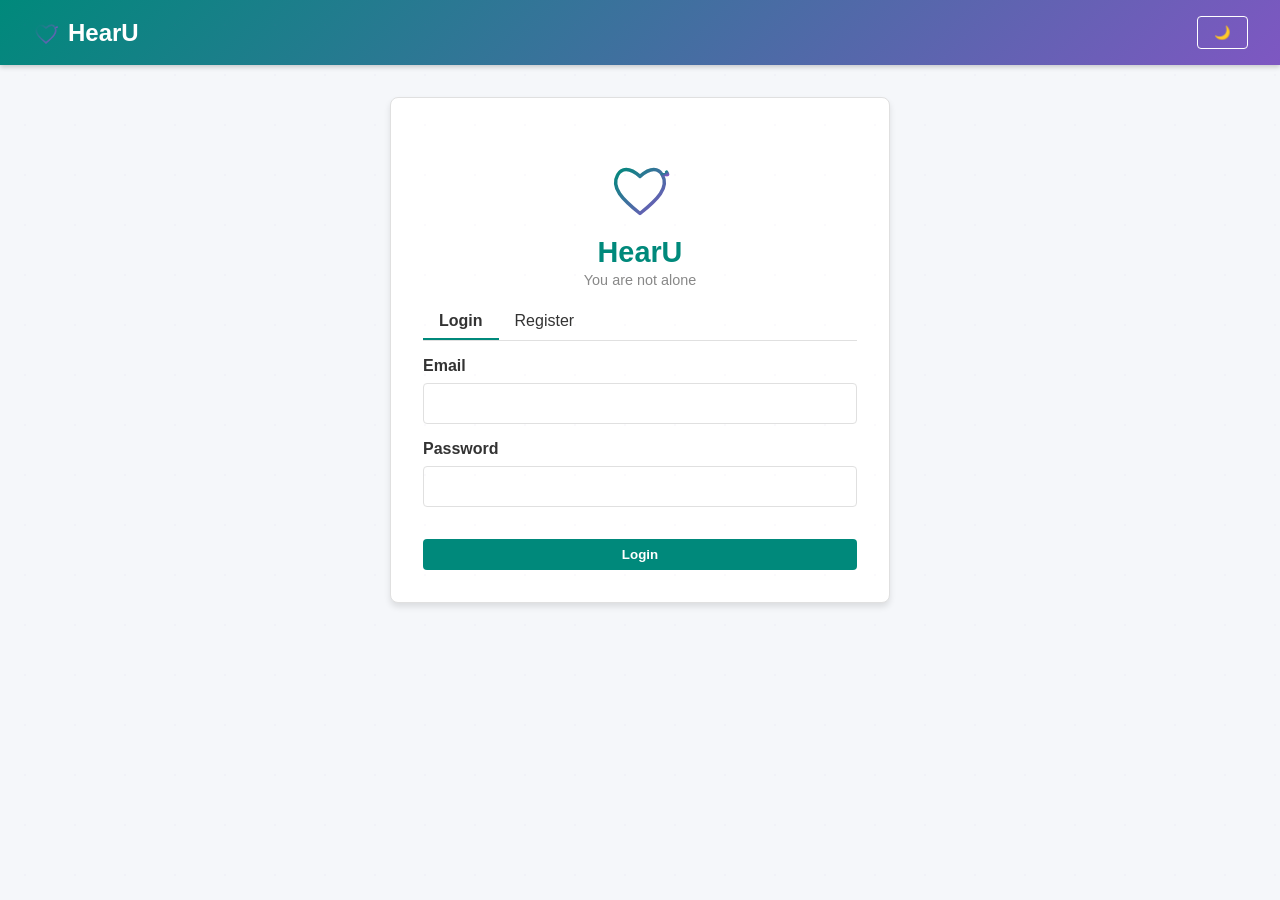
<file: frontend/index.html>
<!DOCTYPE html>
<html lang="en">
<head>
    <meta charset="UTF-8">
    <meta name="viewport" content="width=device-width, initial-scale=1.0">
    <title>HearU - Emotional Support Platform</title>
    <style>
        :root {
            --primary: #00897B;
            --secondary: #7E57C2;
            --bg-color: #f5f7fa;
            --text-color: #333333;
            --card-bg: #ffffff;
            --border: #e0e0e0;
            --sent-msg: #00897B;
            --sent-msg-text: #ffffff;
            --recv-msg: #e0e0e0;
            --recv-msg-text: #333333;
            --error: #d32f2f;
            --success: #388e3c;
        }

        [data-theme="dark"] {
            background: linear-gradient(135deg, #1a2a2a 0%, #1a1a2e 50%, #16213e 100%) !important;
            --bg-color: #121212;
            --text-color: #f5f5f5;
            --card-bg: #1e1e1e;
            --border: #333333;
            --recv-msg: #333333;
            --recv-msg-text: #f5f5f5;
        }

        * {
            box-sizing: border-box;
            margin: 0;
            padding: 0;
            font-family: 'Segoe UI', Tahoma, Geneva, Verdana, sans-serif;
            transition: background-color 0.3s, color 0.3s;
        }

        body {
            background-color: var(--bg-color);
            color: var(--text-color);
            display: flex;
            flex-direction: column;
            min-height: 100vh;
        }

        .header {
            background: linear-gradient(135deg, var(--primary), var(--secondary));
            color: white;
            padding: 1rem 2rem;
            display: flex;
            justify-content: space-between;
            align-items: center;
            box-shadow: 0 2px 5px rgba(0,0,0,0.2);
        }

        .header h1 {
            font-size: 1.5rem;
            margin: 0;
            cursor: pointer;
        }

        .controls {
            display: flex;
            gap: 1rem;
            align-items: center;
        }

        .btn {
            background-color: var(--primary);
            color: white;
            border: none;
            padding: 0.5rem 1rem;
            border-radius: 4px;
            cursor: pointer;
            font-weight: bold;
            transition: opacity 0.2s;
        }

        .btn:hover {
            opacity: 0.9;
        }
        
        .btn-secondary {
            background-color: var(--secondary);
        }

        .btn-outline {
            background-color: transparent;
            border: 1px solid white;
        }
        
        .btn-danger {
            background-color: var(--error);
        }

        .container {
            flex: 1;
            padding: 2rem;
            max-width: 1200px;
            margin: 0 auto;
            width: 100%;
            display: flex;
            flex-direction: column;
        }

        .card {
            background-color: var(--card-bg);
            border-radius: 8px;
            padding: 2rem;
            box-shadow: 0 4px 6px rgba(0,0,0,0.1);
            margin-bottom: 2rem;
            border: 1px solid var(--border);
        }

        .form-group {
            margin-bottom: 1rem;
        }

        .form-group label {
            display: block;
            margin-bottom: 0.5rem;
            font-weight: bold;
        }

        .form-group input, .form-group select, .form-group textarea {
            width: 100%;
            padding: 0.75rem;
            border: 1px solid var(--border);
            border-radius: 4px;
            background-color: var(--card-bg);
            color: var(--text-color);
        }

        .view {
            display: none;
            animation: fadeIn 0.3s ease-in-out;
            flex: 1;
        }

        .view.active {
            display: flex;
            flex-direction: column;
        }

        @keyframes fadeIn {
            from { opacity: 0; }
            to { opacity: 1; }
        }

        .dashboard-grid {
            display: grid;
            grid-template-columns: repeat(auto-fit, minmax(300px, 1fr));
            gap: 1.5rem;
        }

        .session-card {
            background-color: var(--card-bg);
            border: 1px solid var(--border);
            border-radius: 8px;
            padding: 1.5rem;
            cursor: pointer;
            transition: transform 0.2s;
            display: flex;
            flex-direction: column;
            gap: 0.5rem;
        }

        .session-card:hover {
            transform: translateY(-2px);
            box-shadow: 0 4px 8px rgba(0,0,0,0.15);
        }
        
        .badge {
            display: inline-block;
            padding: 0.25rem 0.5rem;
            border-radius: 12px;
            font-size: 0.8rem;
            font-weight: bold;
            background-color: var(--primary);
            color: white;
            align-self: flex-start;
        }

        /* Chat Interface */
        .chat-container {
            display: flex;
            flex-direction: column;
            height: calc(100vh - 150px);
            background-color: var(--card-bg);
            border-radius: 8px;
            border: 1px solid var(--border);
            overflow: hidden;
        }

        .chat-header {
            padding: 1rem;
            background-color: var(--border);
            font-weight: bold;
            display: flex;
            justify-content: space-between;
            align-items: center;
        }

        .chat-messages {
            flex: 1;
            padding: 1rem;
            overflow-y: auto;
            display: flex;
            flex-direction: column;
            gap: 1rem;
        }

        .message {
            max-width: 70%;
            padding: 0.75rem 1rem;
            border-radius: 1rem;
            line-height: 1.4;
            word-wrap: break-word;
        }

        .message.sent {
            align-self: flex-end;
            background-color: var(--sent-msg);
            color: var(--sent-msg-text);
            border-bottom-right-radius: 0.25rem;
        }

        .message.received {
            align-self: flex-start;
            background-color: var(--recv-msg);
            color: var(--recv-msg-text);
            border-bottom-left-radius: 0.25rem;
        }

        .chat-input {
            display: flex;
            padding: 1rem;
            border-top: 1px solid var(--border);
            gap: 0.5rem;
        }

        .chat-input input {
            flex: 1;
            padding: 0.75rem;
            border: 1px solid var(--border);
            border-radius: 4px;
            background-color: var(--bg-color);
            color: var(--text-color);
        }

        /* Toast Notifications */
        #toast-container {
            position: fixed;
            bottom: 20px;
            right: 20px;
            z-index: 1000;
        }

        .toast {
            padding: 1rem;
            margin-top: 0.5rem;
            border-radius: 4px;
            color: white;
            box-shadow: 0 2px 5px rgba(0,0,0,0.2);
            animation: slideIn 0.3s ease-in-out;
            min-width: 250px;
        }

        .toast.success { background-color: var(--success); }
        .toast.error { background-color: var(--error); }
        .toast.info { background-color: var(--secondary); }

        @keyframes slideIn {
            from { transform: translateX(100%); opacity: 0; }
            to { transform: translateX(0); opacity: 1; }
        }

        /* Modals and Overlays */
        .overlay {
            position: fixed;
            top: 0; left: 0; right: 0; bottom: 0;
            background: rgba(0,0,0,0.7);
            display: none;
            justify-content: center;
            align-items: center;
            z-index: 2000;
        }
        
        .overlay.active {
            display: flex;
        }

        .modal-dialog {
            background-color: var(--card-bg);
            padding: 2rem;
            border-radius: 8px;
            text-align: center;
            max-width: 400px;
            width: 90%;
            border-top: 5px solid var(--primary);
        }
        
        .crisis-dialog {
            border-top: 5px solid var(--error);
        }

        .mood-picker {
            display: flex;
            justify-content: space-around;
            font-size: 2.5rem;
            margin: 1.5rem 0;
        }
        
        .mood-emoji {
            cursor: pointer;
            transition: transform 0.1s;
            opacity: 0.7;
        }
        .mood-emoji:hover, .mood-emoji.selected { 
            transform: scale(1.2); 
            opacity: 1;
        }
        
        .tabs {
            display: flex;
            border-bottom: 1px solid var(--border);
            margin-bottom: 1rem;
        }
        .tab {
            padding: 0.5rem 1rem;
            cursor: pointer;
            border-bottom: 2px solid transparent;
        }
        .tab.active {
            border-bottom: 2px solid var(--primary);
            font-weight: bold;
        }
        
        .nav-links {
            display: none;
            gap: 1rem;
        }
        .nav-links.active {
            display: flex;
        }

    </style>
</head>
<body>
    <div style="position: fixed; top: 0; left: 0; width: 100%; height: 100%; pointer-events: none; z-index: 0; opacity: 0.03; background-image: radial-gradient(circle at 25px 25px, #7E57C2 1px, transparent 0); background-size: 50px 50px;"></div>

    <header class="header">
        <h1 onclick="showDashboard()" style="display: flex; align-items: center; gap: 8px; cursor: pointer;">
                <svg width="28" height="28" viewBox="0 0 100 100">
                    <defs><linearGradient id="navGrad" x1="0%" y1="0%" x2="100%" y2="100%">
                        <stop offset="0%" style="stop-color:#00897B"/><stop offset="100%" style="stop-color:#7E57C2"/>
                    </linearGradient></defs>
                    <path d="M50 85 C25 65, 8 48, 18 30 C23 20, 35 18, 50 32 C65 18, 77 20, 82 30 C92 48, 75 65, 50 85Z" 
                          fill="none" stroke="url(#navGrad)" stroke-width="6" stroke-linecap="round"/>
                    <path d="M82 30 C88 28, 92 32, 88 26" fill="none" stroke="url(#navGrad)" stroke-width="6" stroke-linecap="round"/>
                </svg>
                HearU
            </h1>
        <div class="controls">
            <button class="btn btn-outline" id="theme-toggle" onclick="toggleTheme()">🌙</button>
            <div id="user-nav" class="nav-links">
                <span id="user-name"></span>
                <button class="btn btn-outline" onclick="logout()">Logout</button>
            </div>
        </div>
    </header>

    <div id="toast-container"></div>

    <div class="container">
        <!-- Auth View -->
        <div id="auth-view" class="view active">
            <div class="card" style="max-width: 500px; margin: 0 auto; width: 100%;">
                <div style="text-align: center; padding: 1.5rem 0 1rem;">
                    <svg width="70" height="70" viewBox="0 0 100 100" style="margin-bottom: 0.5rem;">
                        <defs>
                            <linearGradient id="heartGrad" x1="0%" y1="0%" x2="100%" y2="100%">
                                <stop offset="0%" style="stop-color:#00897B"/>
                                <stop offset="100%" style="stop-color:#7E57C2"/>
                            </linearGradient>
                        </defs>
                        <path d="M50 85 C25 65, 8 48, 18 30 C23 20, 35 18, 50 32 C65 18, 77 20, 82 30 C92 48, 75 65, 50 85Z" 
                              fill="none" stroke="url(#heartGrad)" stroke-width="5" stroke-linecap="round" stroke-linejoin="round"/>
                        <path d="M82 30 C88 28, 92 32, 88 26" fill="none" stroke="url(#heartGrad)" stroke-width="5" stroke-linecap="round"/>
                    </svg>
                    <h2 style="margin: 0; color: #00897B; font-size: 1.8rem; font-weight: 700;">HearU</h2>
                    <p style="margin: 0.2rem 0 0; color: #888; font-size: 0.9rem;">You are not alone</p>
                </div>
                <div class="tabs">
                    <div class="tab active" onclick="switchAuthTab('login')">Login</div>
                    <div class="tab" onclick="switchAuthTab('register')">Register</div>
                </div>
                
                <form id="auth-form" onsubmit="handleAuth(event)">
                    <div class="form-group">
                        <label>Email</label>
                        <input type="email" id="email" required>
                    </div>
                    <div class="form-group">
                        <label>Password</label>
                        <input type="password" id="password" required>
                        <small id="pw-hint" style="color: #888; font-size: 0.75rem; display: none;">Min 8 chars: letters + numbers + symbol (!@#$%...)</small>
                    </div>
                    
                    <div id="register-fields" style="display: none;">
                        <div class="form-group">
                            <label>Display Name (Anonymous)</label>
                            <input type="text" id="display_name">
                        </div>
                        <div class="form-group">
                            <label>Role</label>
                            <select id="role">
                                <option value="support_seeker">Support Seeker</option>
                                <option value="support_giver">Support Giver</option>
                            </select>
                        </div>
                    </div>
                    
                    <button type="submit" class="btn" style="width: 100%; margin-top: 1rem;" id="auth-btn">Login</button>
                </form>
            </div>
        </div>

        <!-- Seeker Dashboard View -->
        <div id="seeker-dashboard" class="view">
            <h2>Support Seeker Dashboard</h2>
            <p style="margin-bottom: 2rem;">We're here for you. Choose how you'd like to connect.</p>
            
            <div class="dashboard-grid">
                <div class="card">
                    <h3>Talk to AI Support</h3>
                    <p style="margin: 1rem 0;">Get immediate, judgment-free support from our trained AI listener.</p>
                    <div class="form-group">
                        <input type="text" id="ai-cause" placeholder="What's on your mind?">
                    </div>
                    <button class="btn" onclick="startSession('ai')">Start AI Session</button>
                </div>
                
                <div class="card">
                    <h3>Talk to a Human</h3>
                    <p style="margin: 1rem 0;">Connect anonymously with a caring listener who understands.</p>
                    <div class="form-group">
                        <input type="text" id="human-cause" placeholder="What would you like to talk about?">
                    </div>
                    <button class="btn btn-secondary" onclick="startSession('human')">Request Connection</button>
                </div>
            </div>
            
            <h3 style="margin-top: 2rem; margin-bottom: 1rem;">Active Sessions</h3>
            <div class="dashboard-grid" id="seeker-active-sessions">
                <!-- Populated via JS -->
            </div>
        </div>

        <!-- Giver Dashboard View -->
        <div id="giver-dashboard" class="view">
            <div style="display: flex; justify-content: space-between; align-items: center; margin-bottom: 2rem;">
                <h2>Support Giver Dashboard</h2>
                <div>
                    <label style="margin-right: 0.5rem;">Available to listen:</label>
                    <button class="btn" id="availability-btn" onclick="toggleAvailability()">Set Available</button>
                </div>
            </div>
            
            <h3 style="margin-bottom: 1rem;">Pending Requests</h3>
            <div class="dashboard-grid" id="pending-requests" style="margin-bottom: 2rem;">
                <!-- Populated via JS -->
            </div>
            
            <h3 style="margin-bottom: 1rem;">Active Sessions</h3>
            <div class="dashboard-grid" id="giver-active-sessions">
                <!-- Populated via JS -->
            </div>
        </div>

        <!-- Chat View -->
        <div id="chat-view" class="view">
            <div class="chat-container">
                <div class="chat-header">
                    <div id="chat-title">Session</div>
                    <div>
                        <button class="btn btn-danger" onclick="endSessionPrompt()">End Session</button>
                        <button class="btn btn-outline" onclick="showDashboard()">Back</button>
                    </div>
                </div>
                <div class="chat-messages" id="chat-messages">
                    <!-- Messages go here -->
                </div>
                <form class="chat-input" onsubmit="sendMessage(event)">
                    <input type="text" id="message-input" placeholder="Type a message..." required autocomplete="off">
                    <button type="submit" class="btn">Send</button>
                </form>
            </div>
        </div>
    </div>

    <!-- Mood Overlay -->
    <div class="overlay" id="mood-overlay">
        <div class="modal-dialog">
            <h3>How are you feeling?</h3>
            <div class="mood-picker">
                <span class="mood-emoji" onclick="selectMood('😢')">😢</span>
                <span class="mood-emoji" onclick="selectMood('😟')">😟</span>
                <span class="mood-emoji" onclick="selectMood('😐')">😐</span>
                <span class="mood-emoji" onclick="selectMood('🙂')">🙂</span>
                <span class="mood-emoji" onclick="selectMood('😊')">😊</span>
            </div>
            <button class="btn" onclick="closeMoodOverlay()">Continue</button>
        </div>
    </div>

    <!-- Crisis Overlay -->
    <div class="overlay" id="crisis-overlay">
        <div class="modal-dialog crisis-dialog">
            <h2 style="color: var(--error); margin-bottom: 1rem;">Crisis Detected</h2>
            <p style="margin-bottom: 1rem;">It sounds like you might be going through a very difficult time right now. You are not alone.</p>
            <p style="margin-bottom: 2rem;">Please consider reaching out to a crisis helpline:</p>
            <h3 style="margin-bottom: 0.5rem;">National Suicide Prevention Lifeline</h3>
            <h2 style="margin-bottom: 2rem;">988</h2>
            <div style="display: flex; gap: 1rem; justify-content: center;">
                <a href="tel:988" class="btn btn-danger" style="text-decoration: none;">Call 988</a>
                <button class="btn btn-outline" style="color: var(--text-color); border-color: var(--border);" onclick="closeCrisisOverlay()">I'm OK</button>
            </div>
        </div>
    </div>

    <script>
        const API_BASE_URL = window.location.origin; // Assume same-origin by default
        
        // State
        let token = localStorage.getItem('token');
        let currentUser = null;
        let currentSessionId = null;
        let currentSessionIsAi = false;
        let chatInterval = null;
        let dashboardInterval = null;
        let isGiverAvailable = false;
        let selectedMood = '';
        let authMode = 'login'; // login or register

        // Setup theme
        if (localStorage.getItem('theme') === 'dark') {
            document.documentElement.setAttribute('data-theme', 'dark');
        }

        function toggleTheme() {
            const current = document.documentElement.getAttribute('data-theme');
            const target = current === 'dark' ? 'light' : 'dark';
            document.documentElement.setAttribute('data-theme', target);
            localStorage.setItem('theme', target);
        }

        // Toasts
        function showToast(msg, type = 'info') {
            const container = document.getElementById('toast-container');
            const toast = document.createElement('div');
            toast.className = `toast ${type}`;
            toast.innerText = msg;
            container.appendChild(toast);
            setTimeout(() => {
                toast.style.opacity = '0';
                setTimeout(() => toast.remove(), 300);
            }, 3000);
        }

        // Navigation
        function showView(viewId) {
            document.querySelectorAll('.view').forEach(v => v.classList.remove('active'));
            document.getElementById(viewId).classList.add('active');
            
            clearInterval(chatInterval);
            clearInterval(dashboardInterval);
            
            if (viewId === 'chat-view') {
                chatInterval = setInterval(fetchMessages, 8000);
            } else if (viewId === 'giver-dashboard') {
                dashboardInterval = setInterval(loadGiverDashboard, 15000);
            } else if (viewId === 'seeker-dashboard') {
                dashboardInterval = setInterval(loadSeekerActiveSessions, 15000);
            }
        }

        function switchAuthTab(mode) {
            authMode = mode;
            document.querySelectorAll('.tab').forEach(t => t.classList.remove('active'));
            event.target.classList.add('active');
            
            const btn = document.getElementById('auth-btn');
            const regFields = document.getElementById('register-fields');
            
            if (mode === 'login') {
                regFields.style.display = 'none';
                btn.innerText = 'Login';
                document.getElementById('pw-hint').style.display = 'none';
            } else {
                regFields.style.display = 'block';
                btn.innerText = 'Register';
                document.getElementById('pw-hint').style.display = 'block';
            }
        }

        // API Helper
        async function apiCall(endpoint, method = 'GET', body = null) {
            const headers = { 'Content-Type': 'application/json' };
            if (token) headers['Authorization'] = `Bearer ${token}`;
            
            try {
                const options = { method, headers };
                if (body) options.body = JSON.stringify(body);
                
                const res = await fetch(`${API_BASE_URL}${endpoint}`, options);
                
                if (res.status === 401) {
                    if (method !== 'GET') {
                        // Only logout on explicit user actions (POST/DELETE/PATCH)
                        showToast('Session expired. Please login again.', 'error');
                        setTimeout(logout, 2000);
                    }
                    throw new Error('Session expired');
                }
                
                let data;
                const resText = await res.text();
                try {
                    data = JSON.parse(resText);
                } catch (jsonErr) {
                    if (!res.ok) throw new Error(resText || `Server Error (${res.status})`);
                    return {};
                }
                if (!res.ok) {
                    let errMsg = 'API Error';
                    if (typeof data.detail === 'string') {
                        errMsg = data.detail;
                    } else if (Array.isArray(data.detail)) {
                        errMsg = data.detail.map(e => e.msg || e.message || JSON.stringify(e)).join(', ');
                    } else if (data.detail && typeof data.detail === 'object') {
                        errMsg = data.detail.msg || data.detail.message || JSON.stringify(data.detail);
                    } else if (data.message) {
                        errMsg = data.message;
                    }
                    throw new Error(errMsg);
                }
                return data;
            } catch (err) {
                console.error('API Error:', err);
                throw err;
            }
        }

        // Auth
        async function handleAuth(e) {
            e.preventDefault();
            const email = document.getElementById('email').value;
            const password = document.getElementById('password').value;
            
            try {
                // Password strength validation for registration
                if (authMode === 'register') {
                    const passwordRegex = /^(?=.*[a-zA-Z])(?=.*[0-9])(?=.*[!@#$%^&*()_+\-=\[\]{};':"\\|,.<>\/?]).{8,}$/;
                    if (!passwordRegex.test(password)) {
                        showToast('Password must be 8+ characters with letters, numbers, and a symbol (!@#$%...)', 'error');
                        return;
                    }
                    const display_name = document.getElementById('display_name').value;
                    if (!display_name.trim()) {
                        showToast('Please enter a display name', 'error');
                        return;
                    }
                }
                
                if (authMode === 'login') {
                    // Try OAuth2 form data first if standard FastAPI
                    const formData = new URLSearchParams();
                    formData.append('username', email); // OAuth2 expects username
                    formData.append('password', password);
                    
                    const res = await fetch(`${API_BASE_URL}/auth/login`, {
                        method: 'POST',
                        headers: { 'Content-Type': 'application/x-www-form-urlencoded' },
                        body: formData
                    });
                    
                    if (!res.ok) {
                        // First attempt with form data failed, try JSON
                        const jsonRes = await fetch(`${API_BASE_URL}/auth/login`, {
                            method: 'POST',
                            headers: { 'Content-Type': 'application/json' },
                            body: JSON.stringify({ email, password })
                        });
                        if (!jsonRes.ok) {
                            const errData = await jsonRes.json().catch(() => ({ detail: 'Login failed' }));
                            let errMsg = 'Login failed';
                            if (typeof errData.detail === 'string') errMsg = errData.detail;
                            else if (Array.isArray(errData.detail)) errMsg = errData.detail.map(e => e.msg || '').join(', ');
                            throw new Error(errMsg);
                        }
                        const data = await jsonRes.json();
                        token = data.access_token;
                    } else {
                        const data = await res.json();
                        token = data.access_token;
                    }
                    
                    localStorage.setItem('token', token);
                    showToast('Logged in successfully', 'success');
                    
                } else {
                    const display_name = document.getElementById('display_name').value;
                    const role = document.getElementById('role').value;
                    
                    const regData = await apiCall('/auth/register', 'POST', {
                        email, password, display_name, role, is_anonymous: true
                    });
                    
                    if (regData && regData.access_token) {
                        // Auto-login after registration
                        token = regData.access_token;
                        localStorage.setItem('token', token);
                        showToast('Registered successfully! Welcome to HearU!', 'success');
                        await initApp();
                        return;
                    }
                    
                    showToast('Registered! Please login.', 'success');
                    switchAuthTab('login');
                    return;
                }
                
                await initApp();
                
            } catch (err) {
                showToast(err.message, 'error');
            }
        }

        function logout() {
            token = null;
            currentUser = null;
            localStorage.removeItem('token');
            document.getElementById('user-nav').classList.remove('active');
            showView('auth-view');
            clearInterval(chatInterval);
            clearInterval(dashboardInterval);
        }

        // Initialization
        async function initApp() {
            if (!token) return showView('auth-view');
            
            try {
                currentUser = await apiCall('/users/me');
                document.getElementById('user-name').innerText = currentUser.display_name || currentUser.email;
                document.getElementById('user-nav').classList.add('active');
                
                showDashboard();
            } catch (err) {
                logout();
            }
        }

        function showDashboard() {
            if (!currentUser) return showView('auth-view');
            
            if (currentUser.role === 'support_giver' || currentUser.role === 'giver') {
                showView('giver-dashboard');
                loadGiverDashboard();
            } else {
                showView('seeker-dashboard');
                loadSeekerActiveSessions();
            }
        }

        // Support Seeker Functions
        async function startSession(type) {
            const causeInputId = type === 'ai' ? 'ai-cause' : 'human-cause';
            const cause = document.getElementById(causeInputId).value;
            
            try {
                const endpoint = type === 'ai' ? '/sessions/request-ai' : '/sessions/request';
                const session = await apiCall(endpoint, 'POST', { cause });
                
                document.getElementById(causeInputId).value = '';
                showToast(`${type === 'ai' ? 'AI Support' : 'Human Support'} session started`, 'success');
                
                if (type === 'ai' || session.status === 'active') {
                    openChat(session.id, type === 'ai' ? 'AI Support' : 'Support Giver');
                    loadSeekerActiveSessions();
                } else {
                    showToast('Request sent! We\'re finding the best Support Giver for you. You\'ll see it in Active Sessions below.', 'info');
                    loadSeekerActiveSessions();
                }
            } catch (err) {
                showToast(err.message, 'error');
            }
        }

        async function loadSeekerActiveSessions() {
            try {
                const sessions = await apiCall('/sessions/active');
                const container = document.getElementById('seeker-active-sessions');
                container.innerHTML = '';
                
                if (!sessions || sessions.length === 0) {
                    container.innerHTML = '<p style="color: #888; font-style: italic;">No active or waiting sessions.</p>';
                    return;
                }
                
                sessions.forEach(s => {
                    const el = document.createElement('div');
                    el.className = 'session-card';
                    const isWaiting = s.status === 'open';
                    const isAi = s.is_ai_session;
                    const badgeText = isWaiting ? 'Finding Giver' : (isAi ? 'AI Active' : 'Connected');
                    const badgeStyle = isWaiting ? 'background: #fff3cd; color: #856404;' : '';
                    
                    el.onclick = () => {
                        if (isWaiting) {
                            showToast('Waiting for a Support Giver to accept your request...', 'info');
                        } else {
                            openChat(s.id, isAi ? 'AI Support' : 'Support Giver', isAi);
                        }
                    };
                    el.innerHTML = `
                        <div style="display: flex; justify-content: space-between; align-items: center; margin-bottom: 0.5rem;">
                            <span class="badge" style="${badgeStyle}">${badgeText}</span>
                        </div>
                        <h4>${isAi ? 'AI Support Session' : 'Human Support Connection'}</h4>
                        <p style="font-size: 0.9rem; color: #666; margin-top: 0.25rem;">${s.cause || 'General support'}</p>
                    `;
                    container.appendChild(el);
                });
            } catch (err) {
                console.error('Failed to load seeker sessions:', err);
            }
        }

        // Support Giver Functions
        async function loadGiverDashboard() {
            try {
                // Get availability status (mock check if no endpoint exists, handle gracefully)
                try {
                    const avail = await apiCall('/givers/availability');
                    isGiverAvailable = avail.is_available;
                    updateAvailabilityBtn();
                } catch (e) {
                    console.log('Availability endpoint missing or error');
                }

                // Load Pending Requests
                const pending = await apiCall('/sessions/pending');
                const pendingCont = document.getElementById('pending-requests');
                pendingCont.innerHTML = pending.length ? '' : '<p>No pending requests.</p>';
                
                pending.forEach(r => {
                    const el = document.createElement('div');
                    el.className = 'session-card';
                    el.innerHTML = `
                        <span class="badge" style="background-color: var(--secondary)">Pending</span>
                        <h4>Anonymous Support Seeker</h4>
                        <p style="font-size: 0.9rem; margin: 0.5rem 0;">${r.cause || 'Needs someone to talk to'}</p>
                        <button class="btn" onclick="acceptRequest('${r.id}')" style="margin-top: auto;">Accept Request</button>
                    `;
                    pendingCont.appendChild(el);
                });

                // Load Active Sessions
                const active = await apiCall('/sessions/active');
                const activeCont = document.getElementById('giver-active-sessions');
                activeCont.innerHTML = active.length ? '' : '<p>No active sessions.</p>';
                
                active.forEach(s => {
                    const el = document.createElement('div');
                    el.className = 'session-card';
                    el.onclick = () => openChat(s.id, 'Anonymous Support Seeker');
                    el.innerHTML = `
                        <span class="badge">Active</span>
                        <h4>Anonymous Support Seeker</h4>
                        <p style="font-size: 0.9rem;">${s.cause || 'Started conversation'}</p>
                    `;
                    activeCont.appendChild(el);
                });
            } catch (err) {
                console.error(err);
            }
        }

        async function toggleAvailability() {
            try {
                await apiCall('/givers/toggle-availability', 'POST');
                isGiverAvailable = !isGiverAvailable;
                updateAvailabilityBtn();
                showToast(isGiverAvailable ? 'You are now available' : 'You are now offline', 'success');
            } catch (err) {
                showToast('Could not update availability', 'error');
            }
        }

        function updateAvailabilityBtn() {
            const btn = document.getElementById('availability-btn');
            btn.innerText = isGiverAvailable ? 'Set Offline' : 'Set Available';
            btn.style.backgroundColor = isGiverAvailable ? 'var(--error)' : 'var(--success)';
        }

        async function acceptRequest(id) {
            try {
                await apiCall(`/sessions/${id}/accept`, 'POST');
                showToast('Request accepted!', 'success');
                openChat(id, 'Anonymous Support Seeker');
            } catch (err) {
                showToast(err.message, 'error');
            }
        }

        // Chat Functions
        function openChat(id, title, isAi = false) {
            currentSessionId = id;
            currentSessionIsAi = isAi || title.includes('AI');
            document.getElementById('chat-title').innerText = title;
            document.getElementById('chat-messages').innerHTML = '';
            showView('chat-view');
            fetchMessages();
        }

        async function fetchMessages() {
            if (!currentSessionId) return;
            try {
                const messages = await apiCall(`/sessions/${currentSessionId}/messages`);
                renderMessages(messages);
            } catch (err) {
                // Silently swallow polling errors (session may have ended)
                if (err.message && err.message.includes('Session expired')) {
                    clearInterval(chatInterval);
                    showToast('Session has ended.', 'info');
                }
                console.warn('fetchMessages:', err.message);
            }
        }

        function renderMessages(messages) {
            const container = document.getElementById('chat-messages');
            const shouldScroll = container.scrollTop + container.clientHeight >= container.scrollHeight - 50;
            
            container.innerHTML = '';
            messages.forEach(m => {
                const isSentByMe = m.sender_user_id === currentUser.id;
                const el = document.createElement('div');
                el.className = `message ${isSentByMe ? 'sent' : 'received'}`;
                el.innerText = m.content;
                container.appendChild(el);
                
                // Super basic client-side crisis detection for demo
                const contentLower = m.content.toLowerCase();
                if ((contentLower.includes('suicide') || contentLower.includes('kill myself')) && !isSentByMe) {
                    showCrisisAlert();
                }
            });
            
            if (shouldScroll) {
                container.scrollTop = container.scrollHeight;
            }
        }

        async function sendMessage(e) {
            e.preventDefault();
            const input = document.getElementById('message-input');
            const content = input.value.trim();
            if (!content || !currentSessionId) return;
            
            input.value = '';

            // Optimistic UI — show message instantly before API response
            const msgContainer = document.getElementById('chat-messages');
            const tempMsg = document.createElement('div');
            tempMsg.className = 'message message-user';
            tempMsg.style.cssText = 'align-self:flex-end;background:#6c63ff;color:#fff;padding:0.6rem 1rem;border-radius:1rem 1rem 0.2rem 1rem;max-width:75%;margin:0.25rem 0;';
            tempMsg.textContent = content;
            msgContainer.appendChild(tempMsg);
            msgContainer.scrollTop = msgContainer.scrollHeight;
            
            try {
                await apiCall(`/sessions/${currentSessionId}/messages`, 'POST', { content });
                
                if (currentSessionIsAi) {
                    // Show typing indicator
                    const typing = document.createElement('div');
                    typing.id = 'typing-indicator';
                    typing.style.cssText = 'color:#888;font-style:italic;padding:0.4rem 0.8rem;';
                    typing.textContent = 'HearU AI is responding...';
                    msgContainer.appendChild(typing);
                    msgContainer.scrollTop = msgContainer.scrollHeight;
                    
                    try {
                        await apiCall(`/sessions/${currentSessionId}/ai-message`, 'POST');
                    } catch (aiErr) {
                        console.error('AI response error:', aiErr);
                    } finally {
                        const t = document.getElementById('typing-indicator');
                        if (t) t.remove();
                    }
                }
                
                fetchMessages();
            } catch (err) {
                showToast(err.message, 'error');
                input.value = content;
                if (tempMsg.parentNode) tempMsg.remove();
            }
        }

        function endSessionPrompt() {
            if(confirm('Are you sure you want to end this session?')) {
                endSession();
            }
        }

        async function endSession() {
            try {
                await apiCall(`/sessions/${currentSessionId}/end`, 'POST');
                showToast('Session ended', 'info');
            } catch (err) {
                showToast('Could not end session', 'error');
            }
            currentSessionId = null;
            clearInterval(chatInterval);
            showDashboard();
        }

        // Mood and Crisis Handlers
        function selectMood(emoji) {
            document.querySelectorAll('.mood-emoji').forEach(e => e.classList.remove('selected'));
            event.target.classList.add('selected');
            selectedMood = emoji;
        }

        function closeMoodOverlay() {
            document.getElementById('mood-overlay').classList.remove('active');
            if (window.continueSessionCreate) {
                window.continueSessionCreate();
                window.continueSessionCreate = null;
            }
        }

        function showCrisisAlert() {
            document.getElementById('crisis-overlay').classList.add('active');
        }

        function closeCrisisOverlay() {
            document.getElementById('crisis-overlay').classList.remove('active');
        }

        // Start App
        initApp();
    </script>
</body>
</html>
</file>
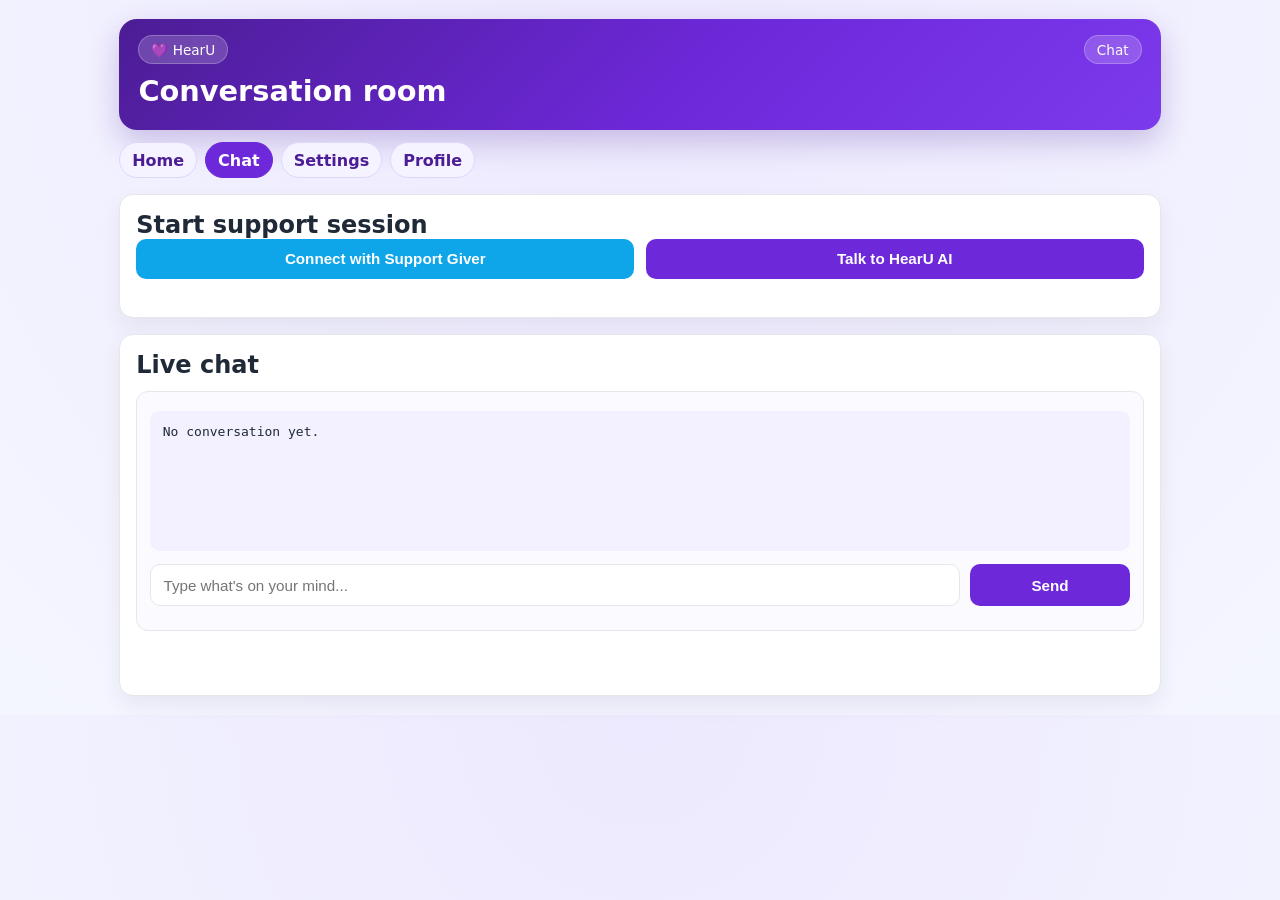
<file: frontend/chat.html>
<!doctype html>
<html lang="en">
  <head>
    <meta charset="UTF-8" />
    <meta name="viewport" content="width=device-width, initial-scale=1.0" />
    <title>HearU — Chat</title>
    <link rel="stylesheet" href="styles.css" />
  </head>
  <body>
    <div class="app-shell">
      <header class="hero compact">
        <div class="brand-row">
          <span class="logo-pill">💜 HearU</span>
          <span class="status-pill">Chat</span>
        </div>
        <h1>Conversation room</h1>
      </header>

      <nav class="top-nav">
        <a href="index.html">Home</a>
        <a class="active" href="chat.html">Chat</a>
        <a href="settings.html">Settings</a>
        <a href="profile.html">Profile</a>
      </nav>

      <main class="grid">
        <section class="card card-wide">
          <h2>Start support session</h2>
          <div class="actions">
            <button id="requestHumanBtn" class="btn-secondary">Connect with Support Giver</button>
            <button id="requestAiBtn">Talk to HearU AI</button>
          </div>
          <p id="sessionResult" class="session"></p>
        </section>

        <section class="card card-wide">
          <h2>Live chat</h2>
          <div class="chat-box">
            <pre id="chatOutput">No conversation yet.</pre>
            <div class="chat-row">
              <input id="chatInput" placeholder="Type what's on your mind..." />
              <button id="sendAiMessageBtn">Send</button>
            </div>
          </div>
          <p id="flashMessage" class="flash"></p>
        </section>
      </main>
    </div>

    <script src="script.js"></script>
  </body>
</html>
</file>
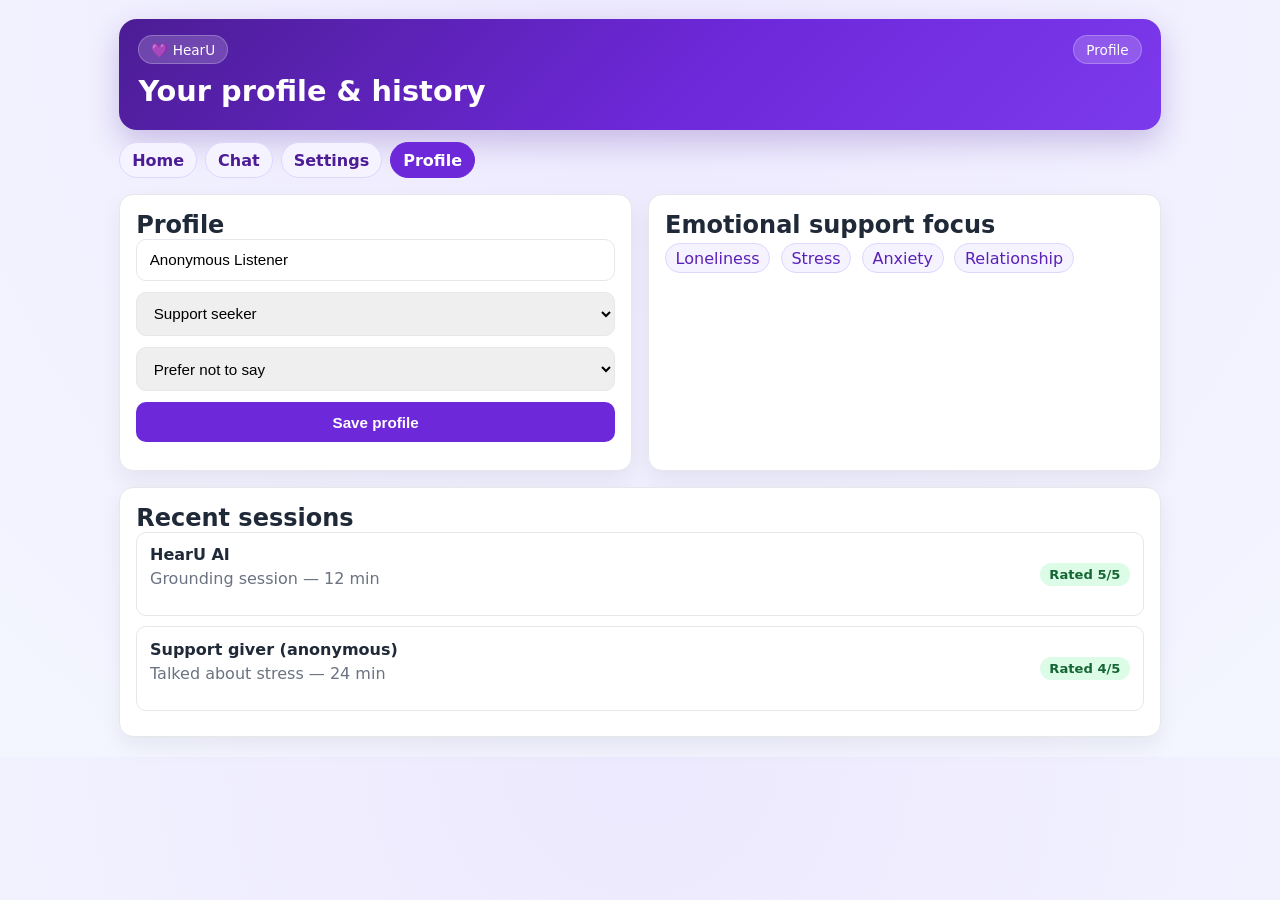
<file: frontend/profile.html>
<!doctype html>
<html lang="en">
  <head>
    <meta charset="UTF-8" />
    <meta name="viewport" content="width=device-width, initial-scale=1.0" />
    <title>HearU — Profile</title>
    <link rel="stylesheet" href="styles.css" />
  </head>
  <body>
    <div class="app-shell">
      <header class="hero compact">
        <div class="brand-row">
          <span class="logo-pill">💜 HearU</span>
          <span class="status-pill">Profile</span>
        </div>
        <h1>Your profile & history</h1>
      </header>

      <nav class="top-nav">
        <a href="index.html">Home</a>
        <a href="chat.html">Chat</a>
        <a href="settings.html">Settings</a>
        <a class="active" href="profile.html">Profile</a>
      </nav>

      <main class="grid">
        <section class="card">
          <h2>Profile</h2>
          <input placeholder="Display name" value="Anonymous Listener" />
          <select>
            <option>Support seeker</option>
            <option>Support giver</option>
          </select>
          <select>
            <option>Prefer not to say</option>
            <option>Male</option>
            <option>Female</option>
            <option>Non-Binary</option>
          </select>
          <button>Save profile</button>
        </section>

        <section class="card">
          <h2>Emotional support focus</h2>
          <label class="tag">Loneliness</label>
          <label class="tag">Stress</label>
          <label class="tag">Anxiety</label>
          <label class="tag">Relationship</label>
        </section>

        <section class="card card-wide">
          <h2>Recent sessions</h2>
          <div class="history-item">
            <div>
              <strong>HearU AI</strong>
              <p class="muted">Grounding session — 12 min</p>
            </div>
            <span class="badge">Rated 5/5</span>
          </div>
          <div class="history-item">
            <div>
              <strong>Support giver (anonymous)</strong>
              <p class="muted">Talked about stress — 24 min</p>
            </div>
            <span class="badge">Rated 4/5</span>
          </div>
        </section>
      </main>
    </div>

    <script src="script.js"></script>
  </body>
</html>
</file>
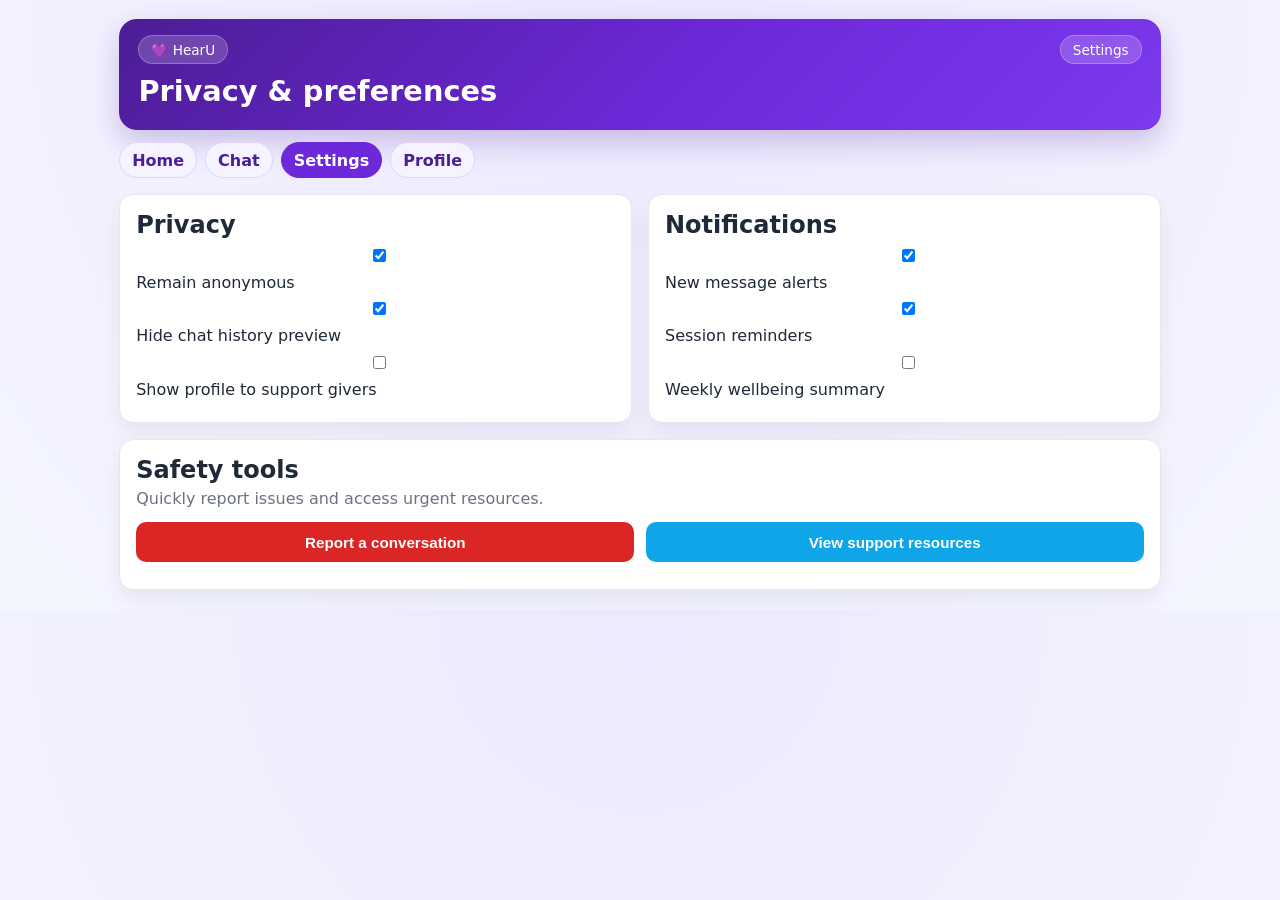
<file: frontend/settings.html>
<!doctype html>
<html lang="en">
  <head>
    <meta charset="UTF-8" />
    <meta name="viewport" content="width=device-width, initial-scale=1.0" />
    <title>HearU — Settings</title>
    <link rel="stylesheet" href="styles.css" />
  </head>
  <body>
    <div class="app-shell">
      <header class="hero compact">
        <div class="brand-row">
          <span class="logo-pill">💜 HearU</span>
          <span class="status-pill">Settings</span>
        </div>
        <h1>Privacy & preferences</h1>
      </header>

      <nav class="top-nav">
        <a href="index.html">Home</a>
        <a href="chat.html">Chat</a>
        <a class="active" href="settings.html">Settings</a>
        <a href="profile.html">Profile</a>
      </nav>

      <main class="grid">
        <section class="card">
          <h2>Privacy</h2>
          <label class="toggle"><input type="checkbox" checked /> Remain anonymous</label>
          <label class="toggle"><input type="checkbox" checked /> Hide chat history preview</label>
          <label class="toggle"><input type="checkbox" /> Show profile to support givers</label>
        </section>

        <section class="card">
          <h2>Notifications</h2>
          <label class="toggle"><input type="checkbox" checked /> New message alerts</label>
          <label class="toggle"><input type="checkbox" checked /> Session reminders</label>
          <label class="toggle"><input type="checkbox" /> Weekly wellbeing summary</label>
        </section>

        <section class="card card-wide">
          <h2>Safety tools</h2>
          <p class="muted">Quickly report issues and access urgent resources.</p>
          <div class="actions">
            <button class="btn-danger">Report a conversation</button>
            <button class="btn-secondary">View support resources</button>
          </div>
        </section>
      </main>
    </div>

    <script src="script.js"></script>
  </body>
</html>
</file>
<file: frontend/styles.css>
:root {
  --bg: #f4f6ff;
  --card: #ffffff;
  --text: #1f2937;
  --muted: #6b7280;
  --primary: #6d28d9;
  --primary-dark: #5b21b6;
  --secondary: #0ea5e9;
  --danger: #dc2626;
  --border: #e5e7eb;
}

* { box-sizing: border-box; }

body {
  font-family: Inter, system-ui, -apple-system, Segoe UI, Roboto, Arial, sans-serif;
  margin: 0;
  color: var(--text);
  background: radial-gradient(circle at top, #ede9fe, var(--bg));
}

.app-shell { max-width: 1080px; margin: 0 auto; padding: 1.2rem; }

.hero {
  background: linear-gradient(135deg, #4c1d95, #6d28d9 55%, #7c3aed);
  color: #fff; border-radius: 18px; padding: 1.4rem;
  box-shadow: 0 12px 30px rgba(76, 29, 149, 0.24); margin-bottom: 0.8rem;
}

.hero.compact { padding: 1rem 1.2rem; }
.hero h1 { margin: 0.6rem 0 0.35rem; font-size: 1.8rem; }
.hero p { margin: 0; opacity: 0.95; }

.brand-row { display: flex; align-items: center; justify-content: space-between; gap: 0.8rem; }
.logo-pill, .status-pill {
  background: rgba(255, 255, 255, 0.18);
  border: 1px solid rgba(255, 255, 255, 0.24);
  border-radius: 999px; padding: 0.35rem 0.75rem; font-size: 0.85rem;
}

.top-nav {
  display: flex; gap: 0.5rem; margin-bottom: 1rem; flex-wrap: wrap;
}

.top-nav a {
  text-decoration: none; color: #4c1d95; border: 1px solid #ddd6fe;
  background: #f5f3ff; padding: 0.45rem 0.75rem; border-radius: 999px; font-weight: 600;
}

.top-nav a.active { background: #6d28d9; color: #fff; border-color: #6d28d9; }

.grid { display: grid; grid-template-columns: repeat(12, 1fr); gap: 1rem; }
.card {
  grid-column: span 6; background: var(--card); border: 1px solid var(--border);
  border-radius: 14px; padding: 1rem; box-shadow: 0 10px 22px rgba(15, 23, 42, 0.06);
}
.card-wide { grid-column: span 12; }
h2 { margin: 0; }
.muted { color: var(--muted); margin: 0.3rem 0 0.9rem; }

input, select, button {
  width: 100%; padding: 0.72rem 0.78rem; border-radius: 10px;
  border: 1px solid var(--border); margin-bottom: 0.7rem; font-size: 0.95rem;
}

input:focus, select:focus { outline: 2px solid #c4b5fd; border-color: #a78bfa; }

button {
  border: none; background: var(--primary); color: #fff; font-weight: 600; cursor: pointer;
}
button:hover { background: var(--primary-dark); }
.btn-secondary { background: var(--secondary); }
.btn-danger { background: var(--danger); }

.actions { display: grid; grid-template-columns: repeat(auto-fit, minmax(220px, 1fr)); gap: 0.7rem; }
.chat-box {
  border: 1px solid var(--border); border-radius: 12px; padding: 0.8rem;
  margin-top: 0.75rem; background: #fafaff;
}
.chat-row { display: grid; grid-template-columns: 1fr 160px; gap: 0.6rem; }
pre {
  background: #f3f0ff; border-radius: 10px; padding: 0.8rem; min-height: 140px;
  margin: 0.4rem 0 0.8rem; white-space: pre-wrap;
}
.flash { min-height: 1.2rem; font-size: 0.9rem; color: #4338ca; }
.session { margin: 0.2rem 0 0.7rem; font-weight: 600; color: #312e81; }
.inline-link { color: #6d28d9; font-weight: 600; text-decoration: none; }

.toggle { display: block; margin: 0.45rem 0; }
.tag {
  display: inline-block; background: #f5f3ff; border: 1px solid #ddd6fe;
  color: #5b21b6; border-radius: 999px; padding: 0.3rem 0.6rem; margin: 0.25rem 0.35rem 0 0;
}

.history-item {
  display: flex; justify-content: space-between; gap: 1rem; align-items: center;
  border: 1px solid var(--border); border-radius: 10px; padding: 0.8rem; margin-bottom: 0.6rem;
}
.badge {
  background: #dcfce7; color: #166534; border-radius: 999px; padding: 0.25rem 0.6rem;
  font-size: 0.82rem; font-weight: 700;
}

@media (max-width: 860px) {
  .card, .card-wide { grid-column: span 12; }
  .chat-row { grid-template-columns: 1fr; }
}
</file>
